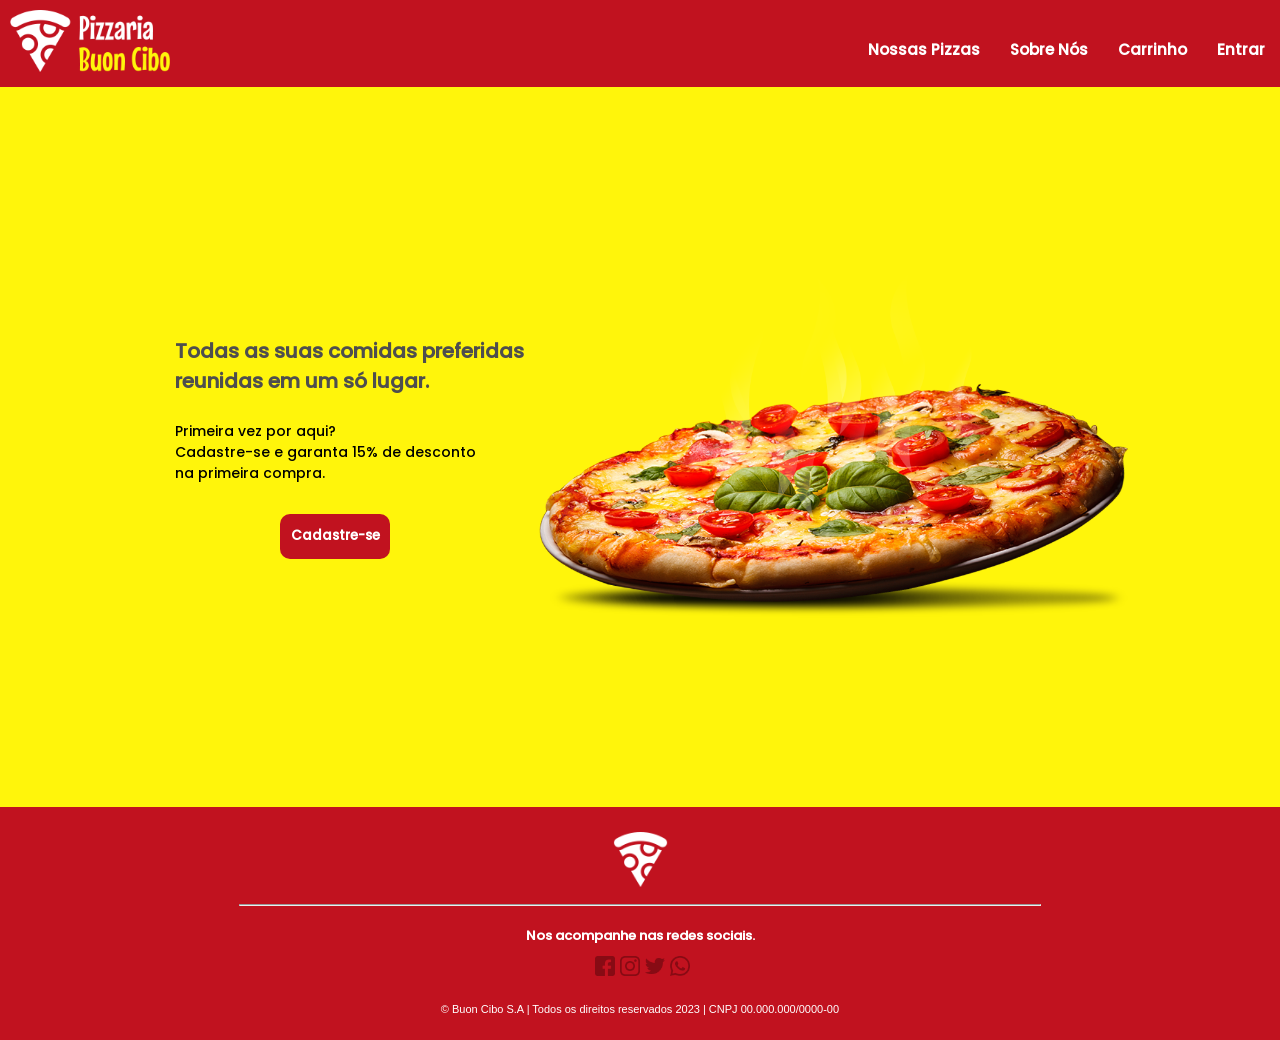
<file: index.html>
<!DOCTYPE html>
<html lang="pt-br">
  <head>
    <meta charset="UTF-8" />
    <meta name="viewport" content="width=device-width, initial-scale=1.0" />
    <title>Buon Cibo</title>
    <link rel="stylesheet" href="style.css" />
    <link rel="shortcut icon" href="./elementos/pizza (7).png" type="image/x-icon">
  </head>
  <body>
    <header id="menu">
      <section id="sectionheader">
        <div id="homeHeader">
          <a href="index.html"> <img src="elementos/logo.png" alt="Home" id="home" /></a>
        </div>
        <div id="headerEnd">
          <a  href="cardapio.html" class="textdecoration">
            <h2>Nossas Pizzas</h2>
          </a>
          <a href="sobre.html" class="textdecoration">
            <h2>Sobre Nós</h2>
          </a>
          <a href="carrinho.html" class="textdecoration">
            <h2>Carrinho</h2>
          </a>
          <a href="login.html" class="textdecoration" >
            <h2>Entrar</h2>
          </a>
        </div>
      </section>
    </header>
    <section class="info-header">
      <div class="container">
        <div class="text-description-main">
          <h3>Todas as suas comidas preferidas reunidas em um só lugar.</h3>
          <p>
            Primeira vez por aqui? <br />
            Cadastre-se e garanta 15% de desconto na primeira compra.
          </p>
         <a href="cadastro.html"><button class="buttonCadastro">Cadastre-se</button></a>
        </div>
        <div>
          <img src="elementos/pizzahome.png" alt="" class="imghome" />
        </div>
      </div>
    </section>
    <footer class="footer-father">
      <div class="footer-div">
        <img src="elementos/pizza (7).png" alt="Buon Cibo" class="img-footer" />
        <hr width="800px" />
        <p class="pfooter">Nos acompanhe nas redes sociais.</p>
        <div class="container-footer">
          <a href=""
            ><img src="elementos/facebook (4).png" alt="Facebook" class="icon-footer"
          /></a>
          <a href=""
            ><img src="elementos/instagram (2).png" alt="Instagram" class="icon-footer"
          /></a>
          <a href=""
            ><img src="elementos/twitter (4).png" alt="Twitter" class="icon-footer"
          /></a>
          <a href=""
            ><img src="elementos/whatsapp.png" alt="WhatsApp" class="icon-footer"
          /></a>
        </div>
        <p id="paragrafo-footer">
          © Buon Cibo S.A | Todos os direitos reservados 2023 | CNPJ
          00.000.000/0000-00
        </p>
      </div>
    </footer>
  </body>
</html>
</file>
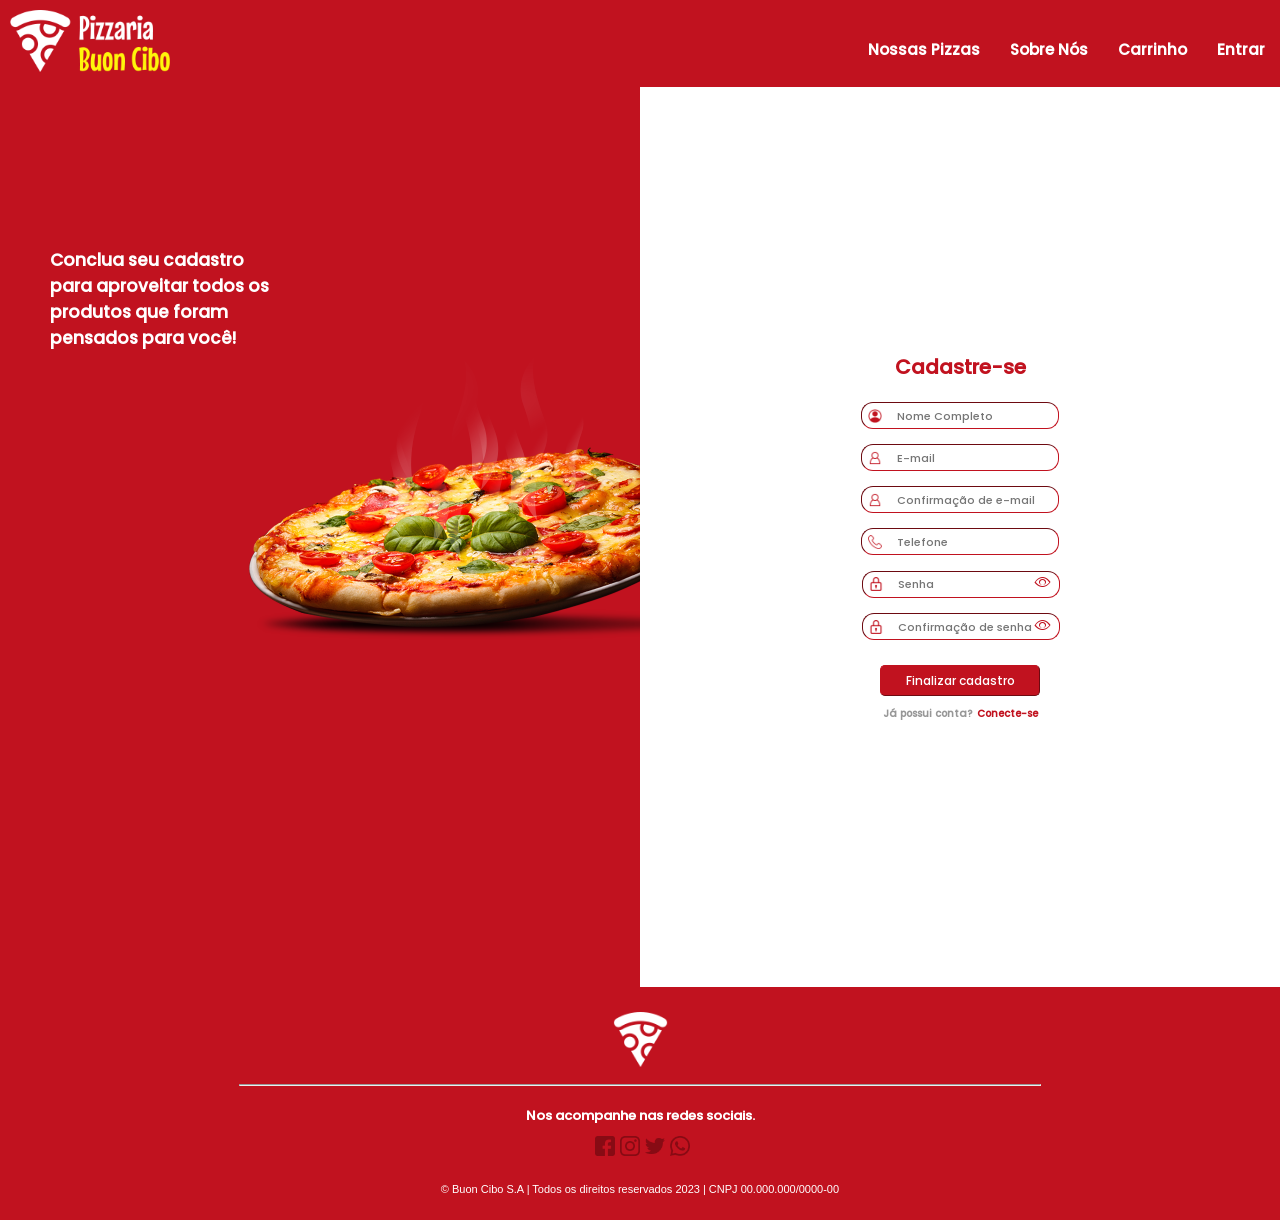
<file: cadastro.html>
<!DOCTYPE html>
<html lang="pt-br">

<head>
  <meta charset="UTF-8" />
  <meta name="viewport" content="width=device-width, initial-scale=1.0" />
  <title>Cadastro</title>
  <link rel="stylesheet" href="style.css" />
  <link rel="shortcut icon" href="./elementos/pizza (7).png" type="image/x-icon" />
  <link rel="stylesheet" href="https://cdnjs.cloudflare.com/ajax/libs/font-awesome/6.0.0-beta3/css/all.min.css" />
  <link rel="stylesheet" href="https://cdn.jsdelivr.net/npm/bootstrap-icons@1.10.5/font/bootstrap-icons.css" />
  <script type="text/javascript" src="script.js"></script>
</head>

<body>
  <header id="menu">
    <section id="sectionheader">
      <div id="homeHeader">
        <a href="index.html"> <img src="elementos/logo.png" alt="Home" id="home" /></a>
      </div>
      <div id="headerEnd">
        <a class="textdecoration" href="cardapio.html">
          <h2>Nossas Pizzas</h2>
        </a>
        <a class="textdecoration" href="sobre.html">
          <h2>Sobre Nós</h2>
        </a>
        <a href="carrinho.html" class="textdecoration">
          <h2>Carrinho</h2>
        </a>
        <a class="textdecoration" href="login.html">
          <h2>Entrar</h2>
        </a>
      </div>
    </section>
  </header>
  <section class="info-cadastro">
    <div class="container-cadastro">
      <div class="text-description-c">
        <h3>Conclua seu cadastro <br> para aproveitar todos os <br> produtos que foram <br> pensados para você!
        </h3>
      </div>
      <div>
        <img src="elementos/pizzahome.png" alt="Pizza" class="pizza-cadastro">
      </div>
    </div>
    <div class="campo">
      <div class="form-cadastro">
        <h3>Cadastre-se</h3>
        <input class="name" type="text" maxlength="30" placeholder="Nome Completo" size="20" />
        <input class="user-cad" type="email" maxlength="30" placeholder="E-mail" size="20" />
        <input class="user-cad" type="email" maxlength="30" placeholder="Confirmação de e-mail" size="20" />
        <input class="phone" type="text" maxlength="11" placeholder="Telefone" size="20" />
        <label for="password-cad" class="label-show-password">
          <input class="password-cad" id="password" type="password" maxlength="30" placeholder="Senha" size="20" />
          <i class="bi bi-eye icon show-password" id="btn-senha" onclick="mostrarsenha()"></i>
        </label>
        <label for="Password" class="label-show-password">
          <input class="password-cad" id="password2" type="password" maxlength="30" placeholder="Confirmação de senha"
            size="20" />
        <i class="bi bi-eye icon show-password" id="btn-senha2" onclick="mostrarSenha()"></i>
        </label>
        <button class="button-cad">Finalizar cadastro</button>
        <div class="conectar">
          <p class="conta">Já possui conta?</p>
          <a href="login.html">
            <p class="p-conectar">Conecte-se</p>
          </a>
        </div>
      </div>
    </div>
  </section>

  <footer class="footer-father">
    <div class="footer-div">
      <img src="elementos/pizza (7).png" alt="Buon Cibo" class="img-footer" />
      <hr width="800px" />
      <p class="pfooter">Nos acompanhe nas redes sociais.</p>
      <div class="container-footer">
        <a href=""><img src="elementos/facebook (4).png" alt="Facebook" class="icon-footer" /></a>
        <a href=""><img src="elementos/instagram (2).png" alt="Instagram" class="icon-footer" /></a>
        <a href=""><img src="elementos/twitter (4).png" alt="Twitter" class="icon-footer" /></a>
        <a href=""><img src="elementos/whatsapp.png" alt="WhatsApp" class="icon-footer" /></a>
      </div>
      <p id="paragrafo-footer">
        © Buon Cibo S.A | Todos os direitos reservados 2023 | CNPJ
        00.000.000/0000-00
      </p>
    </div>
  </footer>
</body>
</file>
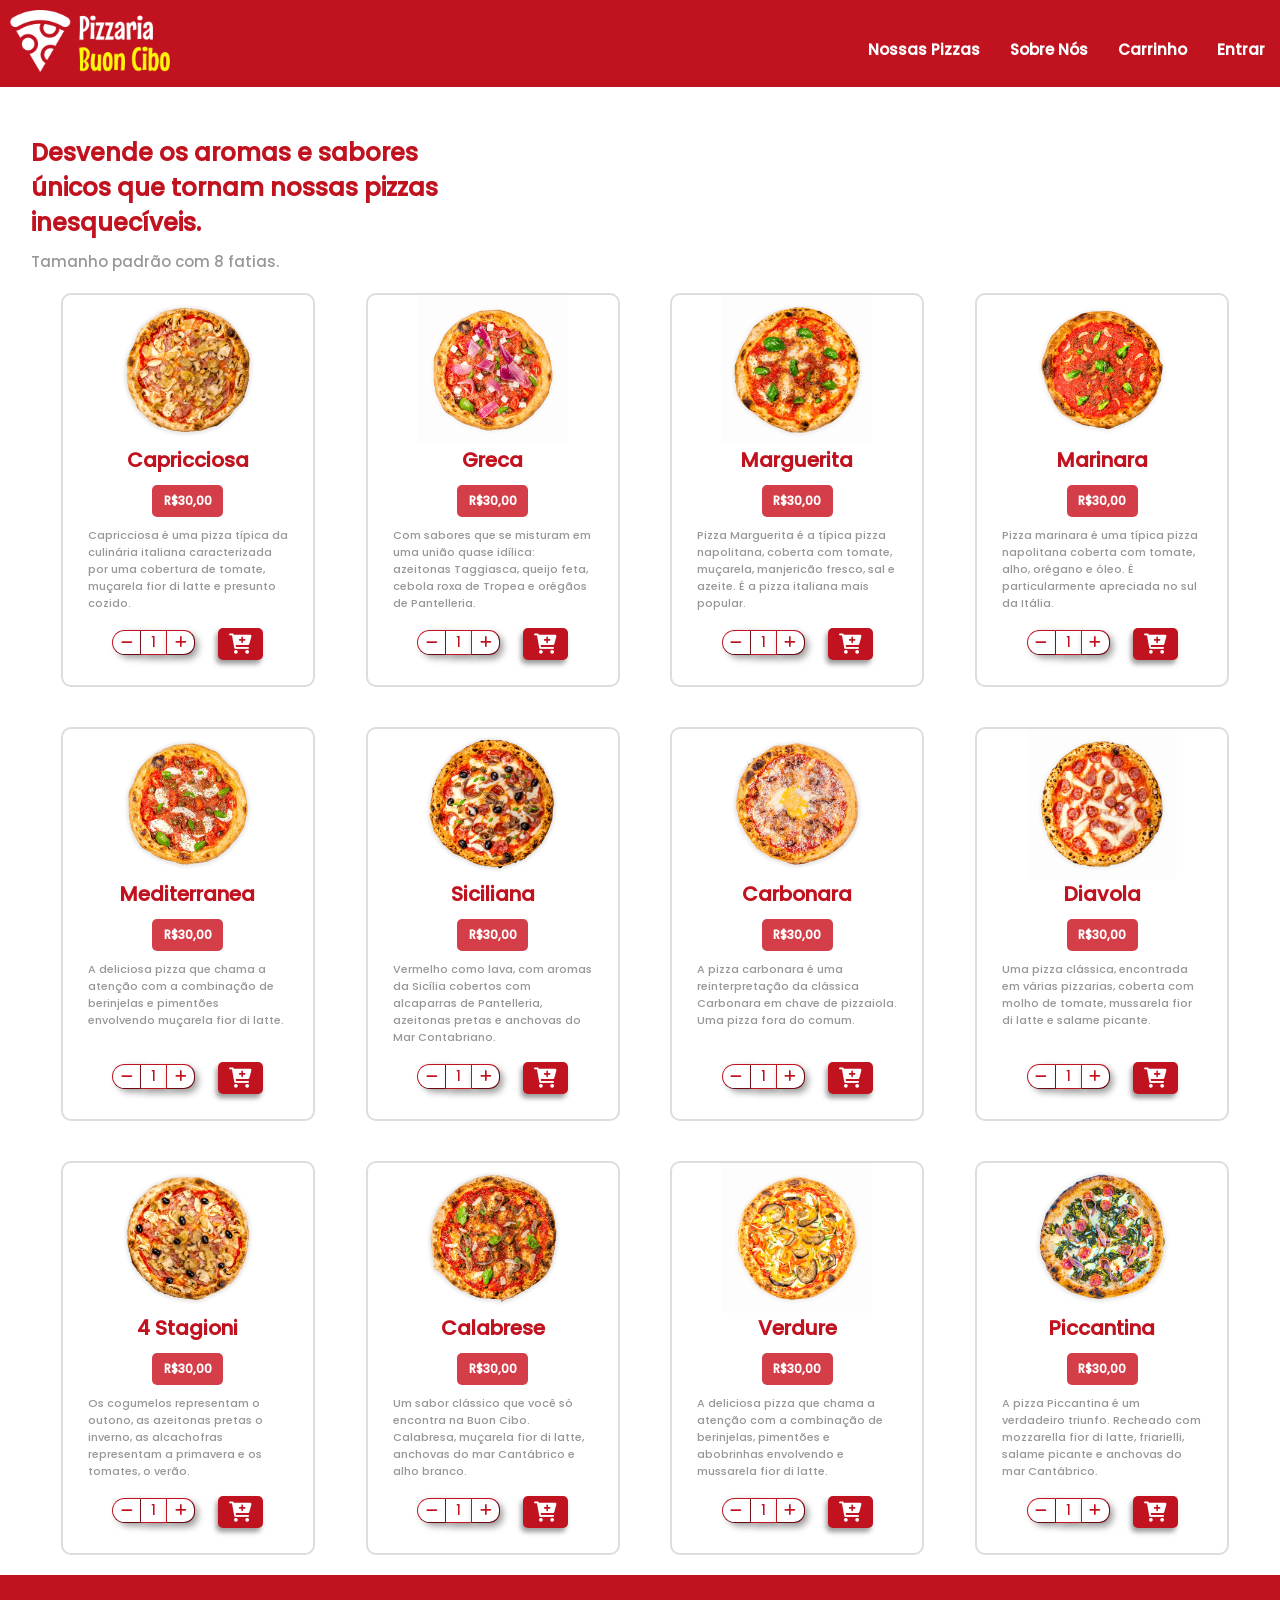
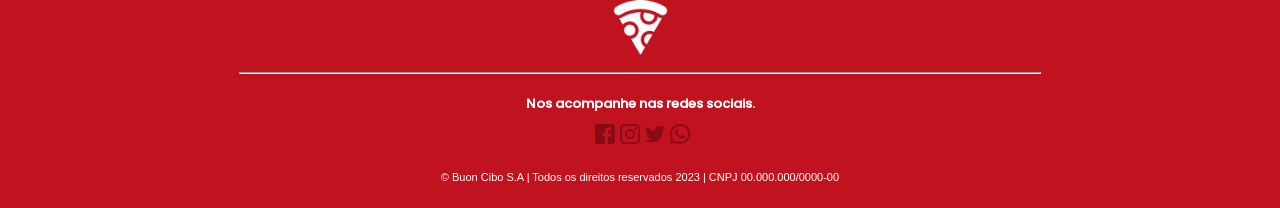
<file: cardapio.html>
<!DOCTYPE html>
<html lang="pt-br">

<head>
  <meta charset="UTF-8" />
  <meta name="viewport" content="width=device-width, initial-scale=1.0" />
  <title>Nossas pizzas</title>
  <link rel="stylesheet" href="style.css" />
  <link rel="shortcut icon" href="./elementos/pizza (7).png" type="image/x-icon" />
  <link rel="stylesheet" href="https://cdnjs.cloudflare.com/ajax/libs/font-awesome/6.0.0-beta3/css/all.min.css" />
  <link rel="stylesheet" href="https://cdn.jsdelivr.net/npm/bootstrap-icons@1.10.5/font/bootstrap-icons.css" />
</head>

<body>
  <header id="menu">
    <section id="sectionheader">
      <div id="homeHeader">
        <a href="index.html"> <img src="elementos/logo.png" alt="Home" id="home" /></a>
      </div>
      <div id="headerEnd">
        <a class="textdecoration" href="cardapio.html">
          <h2>Nossas Pizzas</h2>
        </a>
        <a class="textdecoration" href="sobre.html">
          <h2>Sobre Nós</h2>
        </a>
        <a href="carrinho.html" class="textdecoration">
          <h2>Carrinho</h2>
        </a>
        <a class="textdecoration" href="login.html">
          <h2>Entrar</h2>
        </a>
      </div>
    </section>
  </header>
  <section>
    <div class="cardapio-title">
      <h1 class="h1-cardapio">
        Desvende os aromas e sabores <br />
        únicos que tornam nossas pizzas <br />
        inesquecíveis.
      </h1>
      <h5 class="h5-cardapio">Tamanho padrão com 8 fatias.</h5>
    </div>
  </section>



  <div class="container-cardapio">
    <div class="pizza-cardapio">
      <div class="pizza-content-infos">
        <img class="container-cardapio-pizza" src="./elementos/capricciosa.webp" alt="" />
        <h3 class="title-cardapio">Capricciosa</h3>
        <div class="value">
          <p>R$30,00</p>
        </div>
        <p class="description-cardapio">
          Capricciosa é uma pizza típica da culinária italiana caracterizada
          por uma cobertura de tomate, muçarela fior di latte e presunto
          cozido.
        </p>
      </div>
      <div class="cardapio-button produto" data-id="1" data-nome="Pizza Capricciosa" data-preco="30.50" data-img="./elementos/capricciosa.webp">
        <form class="quantidade">
          <button class="sub subItem" data-id="1">
            <i class="fa-solid fa-minus"></i>
          </button>
          <input class="selector-amount" type="number" value="1" data-id="1">
          <button class="sub2 addItem" data-id="1">
            <i class="fa-solid fa-plus"></i></i>
          </button>
        </form>
        <button class="carrinho item">
          <i class="fa-solid fa-cart-plus"></i>
        </button>
      </div>
    </div>
    <div class="pizza-cardapio">
      <div class="pizza-content-infos">
        <img class="container-cardapio-pizza" src="elementos/pizza-greca.webp" alt="" />
        <h3 class="title-cardapio">Greca</h3>
        <div class="value">
          <p>R$30,00</p>
        </div>
        <p class="description-cardapio">
          Com sabores que se misturam em uma união quase idílica: azeitonas
          Taggiasca, queijo feta, cebola roxa de Tropea e orégãos de
          Pantelleria.
        </p>
      </div>
      <div class="cardapio-button produto" data-id="2" data-nome="Pizza Greca" data-preco="30.00" data-img="./elementos/pizza-greca.webp">
        <form class="quantidade">
          <button class="sub  subItem" data-id="2">
            <i class="fa-solid fa-minus"></i>
          </button>
          <input class="selector-amount" type="number" value="1" data-id="2">
          <button class="sub2 addItem" data-id="2">
            <i class="fa-solid fa-plus"></i></i>
          </button>
        </form>
        <button class="carrinho item">
          <i class="fa-solid fa-cart-plus"></i>
        </button>
      </div>
    </div>
    <div class="pizza-cardapio">
      <div class="pizza-content-infos">
        <img class="container-cardapio-pizza" src="elementos/pizza-margherita.webp" alt="" />
        <h3 class="title-cardapio">Marguerita</h3>
        <div class="value">
          <p>R$30,00</p>
        </div>
        <p class="description-cardapio">
          Pizza Marguerita é a típica pizza napolitana, coberta com tomate,
          muçarela, manjericão fresco, sal e azeite. É a pizza italiana
          mais popular.
        </p>
      </div>
      <div class="cardapio-button produto" data-id="3" data-nome="Pizza Marguerita" data-preco="30.00" data-img="./elementos/pizza-margherita.webp">
        <form class="quantidade">
          <button class="sub subItem" data-id="3">
            <i class="fa-solid fa-minus"></i>
          </button>
          <input class="selector-amount" type="number" value="1" data-id="3">
          <button class="sub2 addItem" data-id="3">
            <i class="fa-solid fa-plus"></i></i>
          </button>
        </form>
        <button class="carrinho item">
          <i class="fa-solid fa-cart-plus"></i>
        </button>
      </div>
    </div>
    <div class="pizza-cardapio">
      <div class="pizza-content-infos">
        <img class="container-cardapio-pizza" src="elementos/marinara.webp" alt="" />
        <h3 class="title-cardapio">Marinara</h3>
        <div class="value">
          <p>R$30,00</p>
        </div>
        <p class="description-cardapio">
          Pizza marinara é uma típica pizza napolitana coberta com tomate,
          alho, orégano e óleo. É particularmente apreciada no sul da
          Itália.
        </p>
      </div>
      <div class="cardapio-button produto" data-id="4" data-nome="Pizza Marinara" data-preco="30.00" data-img="./elementos/marinara.webp">
        <form class="quantidade">
          <button class="sub subItem" data-id="4">
            <i class="fa-solid fa-minus"></i>
          </button>
          <input class="selector-amount" type="number" value="1" data-id="4">
          <button class="sub2 addItem" data-id="4">
            <i class="fa-solid fa-plus"></i></i>
          </button>
        </form>
        <button class="carrinho item">
          <i class="fa-solid fa-cart-plus"></i>
        </button>
      </div>
    </div>
  </div>

  <div class="container-cardapio">
    <div class="pizza-cardapio">
      <div class="pizza-content-infos">
        <img class="container-cardapio-pizza" src="elementos/pizza-mediterranea.webp" alt="" />
        <h3 class="title-cardapio">Mediterranea</h3>
        <div class="value">
          <p>R$30,00</p>
        </div>
        <p class="description-cardapio">
          A deliciosa pizza que chama a atenção com a
          combinação de berinjelas e pimentões envolvendo
          muçarela fior di latte.
        </p>
      </div>
      <div class="cardapio-button produto" data-id="5" data-nome="Pizza Miditerranea" data-preco="30.00" data-img="./elementos/pizza-mediterranea.webp">
        <form class="quantidade">
          <button class="sub subItem" data-id="5">
            <i class="fa-solid fa-minus"></i>
          </button>
          <input class="selector-amount" type="number" value="1" data-id="5">
          <button class="sub2 addItem" data-id="5">
            <i class="fa-solid fa-plus"></i></i>
          </button>
        </form>
        <button class="carrinho item">
          <i class="fa-solid fa-cart-plus"></i>
        </button>
      </div>
    </div>
    <div class="pizza-cardapio">
      <div class="pizza-content-infos">
        <img class="container-cardapio-pizza" src="elementos/pizza-siciliana.webp" alt="" />
        <h3 class="title-cardapio">Siciliana</h3>
        <div class="value">
          <p>R$30,00</p>
        </div>
        <p class="description-cardapio">
          Vermelho como lava, com aromas da Sicília cobertos
          com alcaparras de Pantelleria, azeitonas pretas e
          anchovas do Mar Contabriano.
        </p>
      </div>
      <div class="cardapio-button produto" data-id="6" data-nome="Pizza Siciliana" data-preco="30.00" data-img="./elementos/pizza-siciliana.webp">
        <form class="quantidade">
          <button class="sub subItem" data-id="6">
            <i class="fa-solid fa-minus"></i>
          </button>
          <input class="selector-amount" type="number" value="1" data-id="6">
          <button class="sub2 addItem" data-id="6">
            <i class="fa-solid fa-plus"></i></i>
          </button>
        </form>
        <button class="carrinho item">
          <i class="fa-solid fa-cart-plus"></i>
        </button>
      </div>
    </div>
    <div class="pizza-cardapio">
      <div class="pizza-content-infos">
        <img class="container-cardapio-pizza" src="elementos/pizza-carbonara.webp" alt="" />
        <h3 class="title-cardapio">Carbonara</h3>
        <div class="value">
          <p>R$30,00</p>
        </div>
        <p class="description-cardapio">
          A pizza carbonara é uma reinterpretação da clássica
          Carbonara em chave de pizzaiola.
          Uma pizza fora do comum.
        </p>
      </div>
      <div class="cardapio-button produto" data-id="7" data-nome="Pizza Carbonara" data-preco="30.00" data-img="./elementos/pizza-carbonara.webp">
        <form class="quantidade">
          <button class="sub subItem" data-id="7">
            <i class="fa-solid fa-minus"></i>
          </button>
          <input class="selector-amount" type="number" value="1" data-id="7">
          <button class="sub2 addItem" data-id="7">
            <i class="fa-solid fa-plus"></i></i>
          </button>
        </form>
        <button class="carrinho item">
          <i class="fa-solid fa-cart-plus"></i>
        </button>
      </div>
    </div>
    <div class="pizza-cardapio">
      <div class="pizza-content-infos">
        <img class="container-cardapio-pizza" src="elementos/pizza-diavola.webp" alt="" />
        <h3 class="title-cardapio">Diavola</h3>
        <div class="value">
          <p>R$30,00</p>
        </div>
        <p class="description-cardapio">
          Uma pizza clássica, encontrada em várias
          pizzarias, coberta com molho de tomate,
          mussarela fior di latte e salame picante.
        </p>
      </div>
      <div class="cardapio-button produto" data-id="8" data-nome="Pizza Diavola" data-preco="30.00" data-img="./elementos/pizza-diavola.webp">
        <form class="quantidade">
          <button class="sub subItem" data-id="8">
            <i class="fa-solid fa-minus"></i>
          </button>
          <input class="selector-amount" type="number" value="1" data-id="8">
          <button class="sub2 addItem" data-id="8">
            <i class="fa-solid fa-plus"></i></i>
          </button>
        </form>
        <button class="carrinho item">
          <i class="fa-solid fa-cart-plus"></i>
        </button>
      </div>
    </div>
  </div>

  <div class="container-cardapio">
    <div class="pizza-cardapio">
      <div class="pizza-content-infos">
        <img class="container-cardapio-pizza" src="elementos/pizza-quattro_stagioni.webp" alt="" />
        <h3 class="title-cardapio">4 Stagioni</h3>
        <div class="value">
          <p>R$30,00</p>
        </div>
        <p class="description-cardapio">
          Os cogumelos representam o outono, as azeitonas
          pretas o inverno, as alcachofras representam
          a primavera e os tomates, o verão.
        </p>
      </div>
      <div class="cardapio-button  produto" data-id="9" data-nome="Pizza 4 Stagioni" data-preco="30.00" data-img="./elementos/pizza-quattro_stagioni.webp">
        <form class="quantidade">
          <button class="sub subItem" data-id="9">
            <i class="fa-solid fa-minus"></i>
          </button>
          <input class="selector-amount" type="number" value="1" data-id="9"> 
          <button class="sub2 addItem" data-id="9">
            <i class="fa-solid fa-plus"></i></i>
          </button>
        </form>
        <button class="carrinho item">
          <i class="fa-solid fa-cart-plus"></i>
        </button>
      </div>
    </div>
    <div class="pizza-cardapio">
      <div class="pizza-content-infos">
        <img class="container-cardapio-pizza" src="elementos/pizza-calabrese.webp" alt="" />
        <h3 class="title-cardapio">Calabrese</h3>
        <div class="value">
          <p>R$30,00</p>
        </div>
        <p class="description-cardapio">
          Um sabor clássico que você só encontra na Buon Cibo.
          Calabresa, muçarela fior di latte, anchovas do mar Cantábrico e
          alho branco.
        </p>
      </div>
      <div class="cardapio-button produto" data-id="10" data-nome="Pizza Calabrese" data-preco="30.00" data-img="./elementos/pizza-calabrese.webp">
        <form class="quantidade">
          <button class="sub subItem" data-id="10">
            <i class="fa-solid fa-minus"></i>
          </button>
          <input class="selector-amount" type="number" value="1" data-id="10">
          <button class="sub2 addItem" data-id="10">
            <i class="fa-solid fa-plus"></i></i>
          </button>
        </form>
        <button class="carrinho item">
          <i class="fa-solid fa-cart-plus"></i>
        </button>
      </div>
    </div>
    <div class="pizza-cardapio">
      <div class="pizza-content-infos">
        <img class="container-cardapio-pizza" src="elementos/pizza-verdure.webp" alt="" />
        <h3 class="title-cardapio">Verdure</h3>
        <div class="value">
          <p>R$30,00</p>
        </div>
        <p class="description-cardapio">
          A deliciosa pizza que chama a atenção com a
          combinação de berinjelas, pimentões e abobrinhas
          envolvendo e mussarela fior di latte.
        </p>
      </div>
      <div class="cardapio-button produto" data-id="11" data-nome="Pizza Verdure" data-preco="30.00" data-img="./elementos/pizza-verdure.webp">
        <form class="quantidade">
          <button class="sub subItem"  data-id="11">
            <i class="fa-solid fa-minus"></i>
          </button>
          <input class="selector-amount" type="number" value="1" data-id="11">
          <button class="sub2 addItem"  data-id="11">
            <i class="fa-solid fa-plus"></i></i>
          </button>
        </form>
        <button class="carrinho item">
          <i class="fa-solid fa-cart-plus"></i>
        </button>
      </div>
    </div>
    <div class="pizza-cardapio">
      <div class="pizza-content-infos">
        <img class="container-cardapio-pizza" src="elementos/pizza-piccantina.webp" alt="" />
        <h3 class="title-cardapio">Piccantina</h3>
        <div class="value">
          <p>R$30,00</p>
        </div>
        <p class="description-cardapio">
          A pizza Piccantina é um verdadeiro triunfo.
          Recheado com mozzarella fior di latte,
          friarielli, salame picante e anchovas do mar Cantábrico.
        </p>
      </div>
      <div class="cardapio-button produto" data-id="12" data-nome="Pizza Piccantina" data-preco="30.00" data-img="./elementos/pizza-piccantina.webp">
        <form class="quantidade">
          <button class="sub subItem" data-id="12">
            <i class="fa-solid fa-minus"></i>
          </button>
          <input class="selector-amount" type="number" value="1" data-id="12"/>
          <button class="sub2 addItem" data-id="12">
            <i class="fa-solid fa-plus"></i></i>
          </button>
        </form>
        <button class="carrinho item">
          <i class="fa-solid fa-cart-plus"></i>
        </button>
      </div>
    </div>
  </div>

  <footer class="footer-father">
    <div class="footer-div">
      <img src="elementos/pizza (7).png" alt="Buon Cibo" class="img-footer" />
      <hr width="800px" />
      <p class="pfooter">Nos acompanhe nas redes sociais.</p>
      <div class="container-footer">
        <a href=""><img src="elementos/facebook (4).png" alt="Facebook" class="icon-footer" /></a>
        <a href=""><img src="elementos/instagram (2).png" alt="Instagram" class="icon-footer" /></a>
        <a href=""><img src="elementos/twitter (4).png" alt="Twitter" class="icon-footer" /></a>
        <a href=""><img src="elementos/whatsapp.png" alt="WhatsApp" class="icon-footer" /></a>
      </div>
      <p id="paragrafo-footer">
        © Buon Cibo S.A | Todos os direitos reservados 2023 | CNPJ
        00.000.000/0000-00
      </p>
    </div>
  </footer>
  <script src="./jquery.js"></script>
  <script>
    $(document).ready(function () {
      $(".subItem").click(function (event) {
        event.preventDefault();
        const subItem = $(this).closest(".subItem");
        const id = subItem.data("id");
        const currentValue = $(".selector-amount[data-id='" + id + "']").val();
        const currentValueToNumber = parseInt(currentValue)
        if(currentValueToNumber > 1 )
        $(".selector-amount[data-id='" + id + "']").val(currentValueToNumber - 1);
      });

      $(".addItem").click(function (event) {
        event.preventDefault();
        const addItem = $(this).closest(".addItem");
        const id = addItem.data("id");
        const currentValue = $(".selector-amount[data-id='" + id + "']").val();
        const currentValueToNumber = parseInt(currentValue)
        $(".selector-amount[data-id='" + id + "']").val(currentValueToNumber + 1);
      });

      $(".item").click(function () {
        const produto = $(this).closest(".produto");
        const id = produto.data("id");
        const nome = produto.data("nome");
        const preco = parseFloat(produto.data("preco"));
        const img = produto.data("img");
        let quantidade = $(".selector-amount[data-id='" + id + "']").val();
        quantidade = parseInt(quantidade);

        const item = {
          id: id,
          nome: nome,
          preco: preco,
          quantidade: quantidade,
          img: img
        };

        let carrinho = JSON.parse(localStorage.getItem("carrinho")) || [];
        const index = carrinho.findIndex((element) => element.id === id);

        if (index !== -1) {
          // Se o item já existe no carrinho, incrementa a quantidade
          carrinho[index].quantidade += quantidade;
        } else {
          // Caso contrário, adiciona o item ao carrinho
          carrinho.push(item);
        }

        localStorage.setItem("carrinho", JSON.stringify(carrinho));

       location.href = "./carrinho.html";
      });

      function atualizarCarrinho() {
        let carrinho = JSON.parse(localStorage.getItem("carrinho")) || [];
        const carrinhoDiv = $("#carrinho ul");
        carrinhoDiv.empty();

        let total = 0;
        carrinho.forEach(item => {
          const subtotal = item.preco * item.quantidade;
          total += subtotal;
          carrinhoDiv.append(`<li>${item.nome} - R$ ${item.preco} x ${item.quantidade} = R$ ${subtotal.toFixed(2)}</li>`);
        });

      }

      atualizarCarrinho();
    });
  </script>
</body>

</html>
</file>
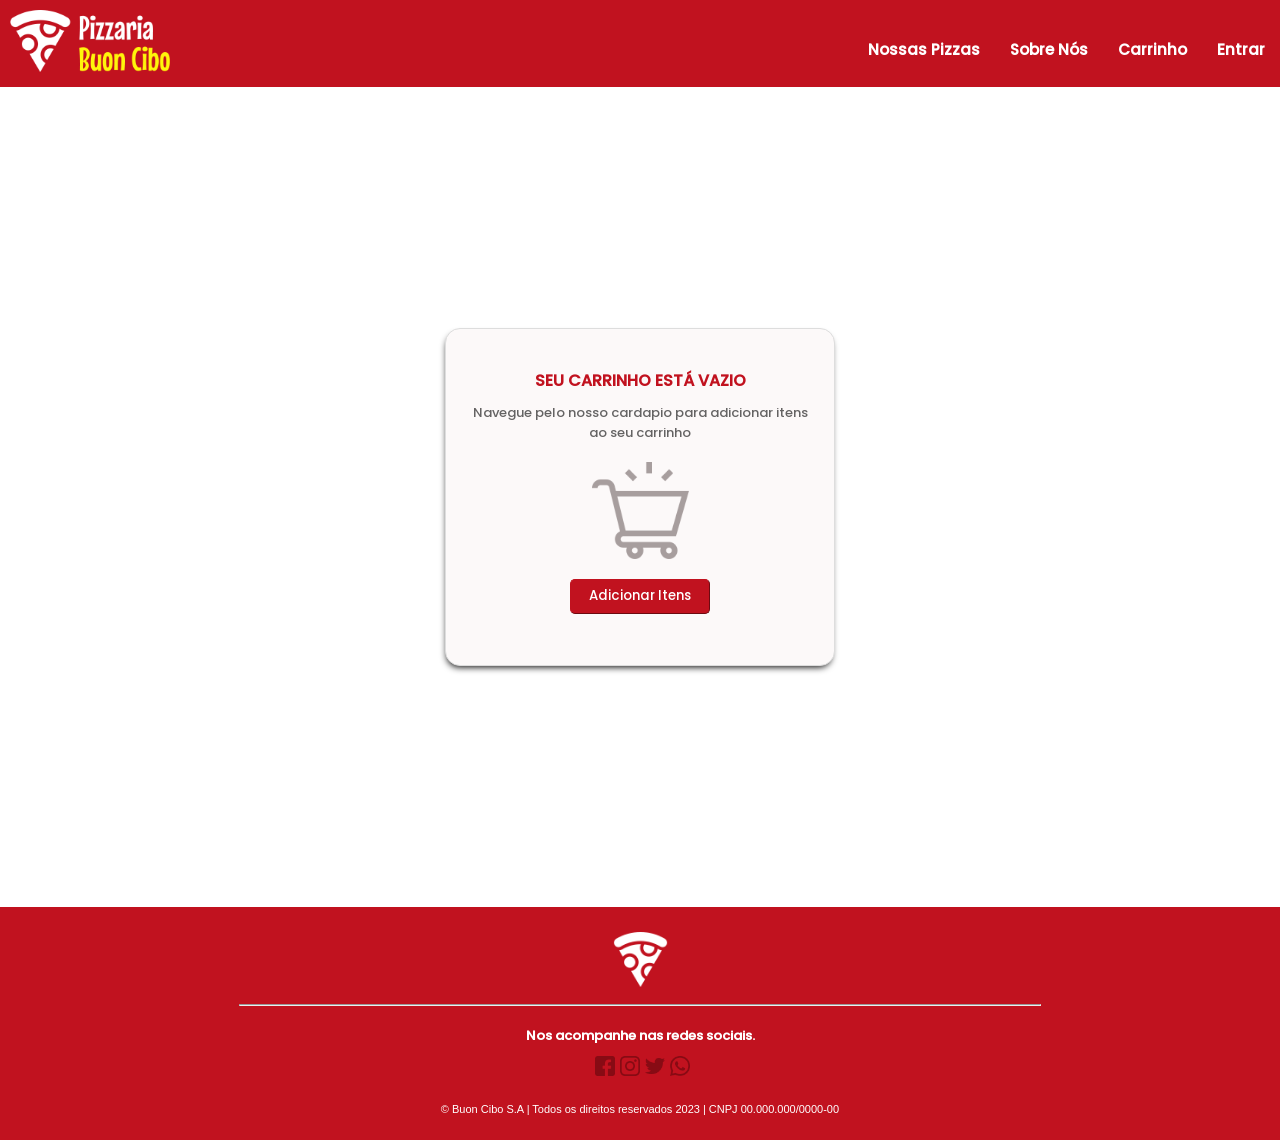
<file: carrinho.html>
<!DOCTYPE html>
<html lang="ptbr">

<head>
  <meta charset="UTF-8">
  <meta name="viewport" content="width=device-width, initial-scale=1.0">
  <link rel="stylesheet" href="carrinho.css">
  <title>Carrinho</title>
  <link rel="shortcut icon" href="assets/pizza (6).png" type="image/x-icon">
  <link rel="stylesheet" href="https://cdnjs.cloudflare.com/ajax/libs/font-awesome/6.0.0-beta3/css/all.min.css" />
</head>

<body>
  <header id="menu">
    <section id="sectionheader">
      <div id="homeHeader">
        <a href="index.html"> <img src="elementos/logo.png" alt="Home" id="home" /></a>
      </div>
      <div id="headerEnd">
        <a class="textdecoration" href="cardapio.html">
          <h2>Nossas Pizzas</h2>
        </a>
        <a class="textdecoration" href="sobre.html">
          <h2>Sobre Nós</h2>
        </a>
        <a href="carrinho.html" class="textdecoration">
          <h2>Carrinho</h2>
        </a>
        <a class="textdecoration" href="login.html">
          <h2>Entrar</h2>
        </a>
      </div>
    </section>
  </header>
  <section class="container" id="emptyCart">
    <div class="form-container">
      <div class="content-info">
        <p class="carrinho-vazio"> SEU CARRINHO ESTÁ VAZIO</p>
        <p class="conta-opacity">Navegue pelo nosso cardapio para adicionar itens <br> ao seu carrinho</p>
        <img class="carrinho" src="assets/carrinho-vazio (1).png">
        <div class="container-button">
          <a href="cardapio.html"><button type="submit" class="botao">Adicionar Itens</button></a>
        </div>
      </div>
    </div>
  </section>
  <section class="body-carrinho">
    <div class="pedidos">
      <div class="position">
        <div class="descrition">
          <h3>Itens do pedido</h3>
        </div>
        <div class="button-compra">
         <a href="cardapio.html"> <button>Continuar Comprando</button></a>
        </div>
      </div>
      <div id="itensPedido"></div>
    </div>
    <div class="total">
      <div class="position">
        <div class="descrition">
          <h3>Resumo do Pedido</h3>
        </div>
        
      </div>
      <div class="resumo-pedido">
        <div class="cont-preco">
          <p>Total:</p>
          <p id="cont-preco-id">R$30,00</p>
        </div>
          <div class="finalizar">
            <button>Finalizar pedido  <i class="fa-solid fa-cart-shopping"></i> </button>
           
          </div>
        </div>

    </div>
  </section>
  <footer class="footer-father">
    <div class="footer-div">
      <img src="assets/pizza (7).png" alt="Buon Cibo" class="img-footer">
      <hr width="800px">
      <p class="pfooter">Nos acompanhe nas redes sociais.</p>
      <div class="container-footer">
        <a href=""><img src="assets/facebook (4).png" alt="Facebook" class="icon-footer"></a>
        <a href=""><img src="assets/instagram (2).png" alt="Instagram" class="icon-footer"></a>
        <a href=""><img src="assets/twitter (4).png" alt="Twitter" class="icon-footer"></a>
        <a href=""><img src="assets/whatsapp.png" alt="WhatsApp" class="icon-footer"></a>
      </div>
      <p id="paragrafo-footer">© Buon Cibo S.A | Todos os direitos reservados 2023 | CNPJ 00.000.000/0000-00</p>
    </div>
  </footer>
  <script src="./jquery.js"></script>
  <script>
    $(document).ready(function () {
      var carrinhoLocal = JSON.parse(localStorage.getItem("carrinho")) || [];
      console.log(carrinhoLocal)
      $('body').on('click', '.subItem', function (event) {
        event.preventDefault();
        const subItem = $(this).closest(".subItem");
        const id = subItem.data("id");
        const currentValue = $(".selector-amount[data-id='" + id + "']").val();
        const currentValueToNumber = parseInt(currentValue)
        if (currentValueToNumber > 1)
          $(".selector-amount[data-id='" + id + "']").val(currentValueToNumber - 1);
          const index = carrinhoLocal.findIndex((element) => element.id === id);
        if (index !== -1) {
          carrinhoLocal[index].quantidade -= 1;
        }
        localStorage.setItem("carrinho", JSON.stringify(carrinhoLocal));
        let newTotal = carrinhoLocal[index].quantidade * carrinhoLocal[index].preco;
        $(".subtotal[data-id='" + id + "']").html(newTotal.toFixed(2));
        if(carrinhoLocal[index].quantidade < 1){
          carrinhoLocal.splice(index, 1);
          //$(".pizza-container[data-id='" + id + "']").hide();
          localStorage.setItem("carrinho", JSON.stringify(carrinhoLocal));
        }
        atualizarCarrinho();
      });

      $('body').on('click', '.addItem', function (event) {
        event.preventDefault();
        const addItem = $(this).closest(".addItem");
        const id = addItem.data("id");
        const currentValue = $(".selector-amount[data-id='" + id + "']").val();
        const currentValueToNumber = parseInt(currentValue)
        $(".selector-amount[data-id='" + id + "']").val(currentValueToNumber + 1);
        const index = carrinhoLocal.findIndex((element) => element.id === id);
        if (index !== -1) {
          carrinhoLocal[index].quantidade += 1;
        }
        localStorage.setItem("carrinho", JSON.stringify(carrinhoLocal));
        let newTotal = carrinhoLocal[index].quantidade * carrinhoLocal[index].preco;
        $(".subtotal[data-id='" + id + "']").html(newTotal.toFixed(2));
        atualizarCarrinho();
      });

      $('body').on('click', '.removeItem', function (event) {
        event.preventDefault();
        const subItem = $(this).closest(".removeItem");
        const id = subItem.data("id");
        const index = carrinhoLocal.findIndex((element) => element.id === id);
        if (index !== -1) {
          carrinhoLocal.splice(index, 1);
          //$(".pizza-container[data-id='" + id + "']").hide();
          localStorage.setItem("carrinho", JSON.stringify(carrinhoLocal));
          atualizarCarrinho()
        }
      });

      function atualizarCarrinho() {
        let carrinho = JSON.parse(localStorage.getItem("carrinho")) || [];
        if (carrinho.length > 0) $("#emptyCart").hide();
        else  $("#emptyCart").show();
        if(carrinho.length === 0) $(".body-carrinho").hide();
        else $(".body-carrinho").show()
        const carrinhoDiv = $("#itensPedido");
        carrinhoDiv.empty();
        let total = 0;
        //<li>${item.nome} - R$ ${item.preco} x ${item.quantidade} = R$ ${subtotal.toFixed(2)}</li>
        carrinho.forEach(item => {
          const subtotal = item.preco * item.quantidade;
          total += subtotal;
          carrinhoDiv.append(`<div class="pizza-container" data-id="${item.id}"> 
          <div class="pizza-buy">
            <img src="${item.img}" alt="pizza">
            <p>${item.nome}</p>
          </div>
          <div class="pizza-descrition">
            <button style="border: 0; background-color: transparent" class="removeItem" data-id="${item.id}"><i class="fa-regular fa-trash-can"></i></button>
            <form class="quantidade">
              <button class="sub  subItem" data-id="${item.id}">
                <i class="fa-solid fa-minus"></i>
              </button>
              <input class="selector-amount" type="number" value="${item.quantidade}" data-id="${item.id}">
              <button class="sub2 addItem" data-id="${item.id}">
                <i class="fa-solid fa-plus"></i></i>
              </button>
            </form>
            <p> R$${item.preco.toFixed(2)}<br>
              <small>Subtotal: R$<span class="subtotal" data-id="${item.id}">${subtotal.toFixed(2)}</span></small>
              </p>
          </div>
        </div>`);
        });

        $("#cont-preco-id").html(`R$${total.toFixed(2)}`)
      }
      // Carregar carrinho ao carregar a página
      atualizarCarrinho();
    });
  </script>
</body>

</html>
</file>
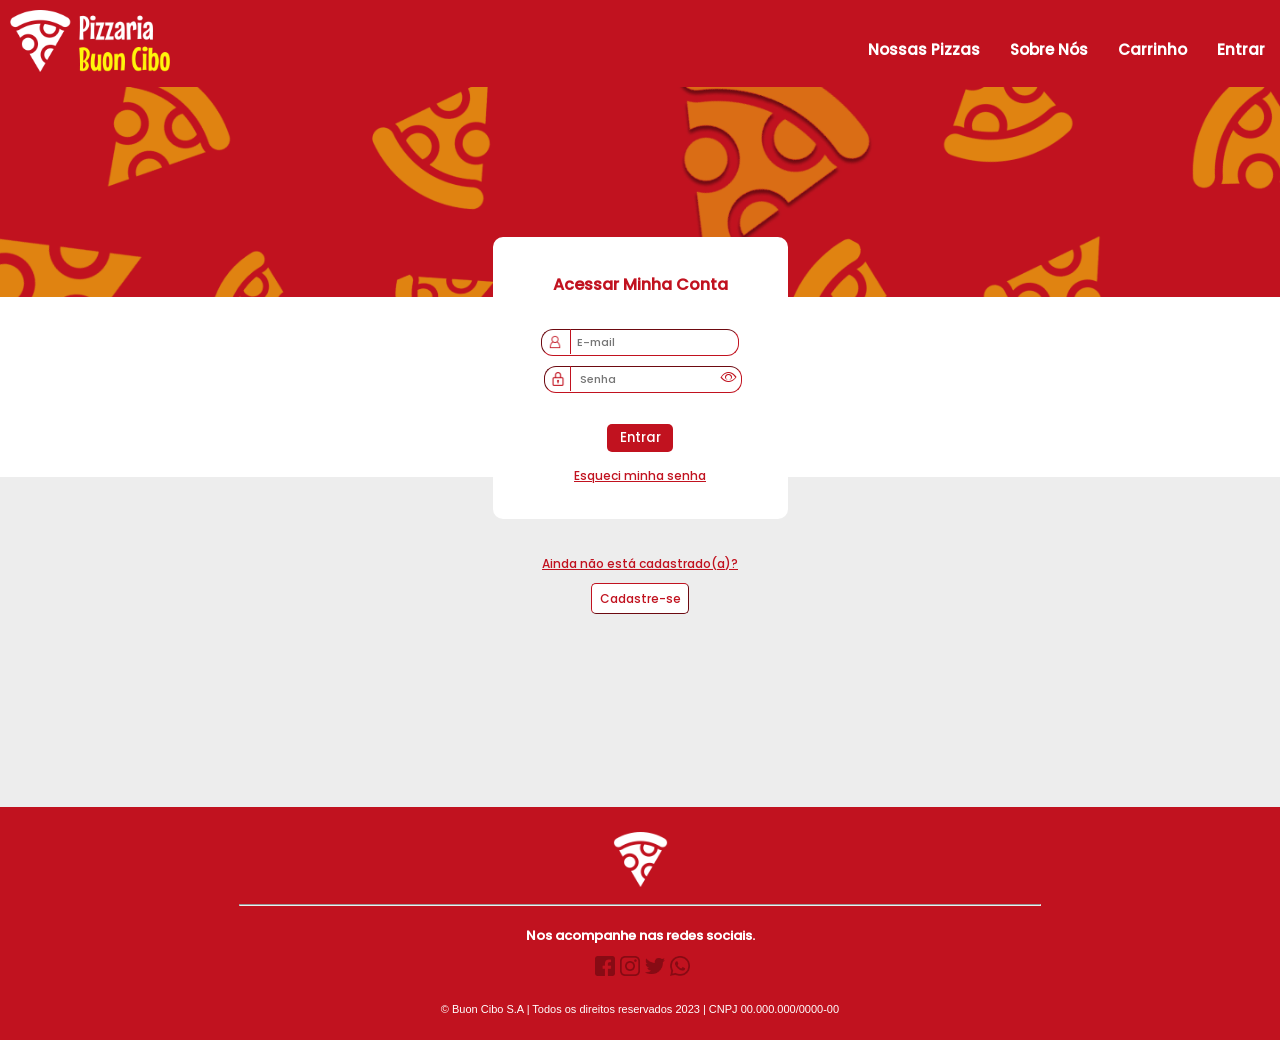
<file: login.html>
<!DOCTYPE html>
<html lang="pt-br">
  <head>
    <meta charset="UTF-8" />
    <meta name="viewport" content="width=device-width, initial-scale=1.0" />
    <title>Login</title>
    <link rel="shortcut icon" href="./elementos/pizza (7).png" type="image/x-icon" />
    <link rel="stylesheet" href="style.css" />
    <link
      rel="stylesheet"
      href="https://cdnjs.cloudflare.com/ajax/libs/font-awesome/6.0.0-beta3/css/all.min.css"
    />
    <link
      rel="stylesheet"
      href="https://cdn.jsdelivr.net/npm/bootstrap-icons@1.10.5/font/bootstrap-icons.css"
    />
    <script type="text/javascript" src="script.js"></script>
  </head>

  <body>
    <header id="menu">
      <section id="sectionheader">
        <div id="homeHeader">
          <a href="index.html"> <img src="elementos/logo.png" alt="Home" id="home" /></a>
        </div>
        <div id="headerEnd">
          <a  href="cardapio.html" class="textdecoration">
            <h2>Nossas Pizzas</h2>
          </a>
          <a href="sobre.html" class="textdecoration">
            <h2>Sobre Nós</h2>
          </a>
          <a href="carrinho.html" class="textdecoration">
            <h2>Carrinho</h2>
          </a>
          <a href="login.html" class="textdecoration" >
            <h2>Entrar</h2>
          </a>
        </div>
      </section>
    </header>
    <section class="container-login">
      <div class="login-header"></div>
      <div class="white-login">
        <div class="login">
          <div class="conteudo">
            <h1 class="form-h1">Acessar Minha Conta</h1>
            <div class="form">
              <form method="post" action="">
                <div class="line-13"></div>
                <label for="User">
                  <input class="user" type="email" placeholder="E-mail"
                /></label>
                <div class="line-14"></div>
                <label for="Password" class="label-show-password">
                  <input
                    class="password "
                    id="password"
                    type="password"
                    placeholder="Senha"
                />
                <i
                  class="bi bi-eye icon show-password"
                  id="btn-senha"
                  onclick="mostrarsenha()"
                ></i>
              </form>
              </label>
            </div>
            <div class="button-login">
              <button class="entrar">Entrar</button>
              <a href="" class="recover-password">Esqueci minha senha</a>
            </div>
          </div>
        </div>
      </div>
      <div class="grey-login">
        <p class="grey-p">Ainda não está cadastrado(a)?</p>
        <div class="grey-aux">
         <a href="cadastro.html"><button class="grey-button">Cadastre-se</button></a>
        </div>
      </div>
    </section>
    <footer class="footer-father">
      <div class="footer-div">
        <img src="elementos/pizza (7).png" alt="Buon Cibo" class="img-footer" />
        <hr width="800px" />
        <p class="pfooter">Nos acompanhe nas redes sociais.</p>
        <div class="container-footer">
          <a href=""
            ><img src="elementos/facebook (4).png" alt="Facebook" class="icon-footer"
          /></a>
          <a href=""
            ><img src="elementos/instagram (2).png" alt="Instagram" class="icon-footer"
          /></a>
          <a href=""
            ><img src="elementos/twitter (4).png" alt="Twitter" class="icon-footer"
          /></a>
          <a href=""
            ><img src="elementos/whatsapp.png" alt="WhatsApp" class="icon-footer"
          /></a>
        </div>
        <p id="paragrafo-footer">
          © Buon Cibo S.A | Todos os direitos reservados 2023 | CNPJ
          00.000.000/0000-00
        </p>
      </div>
    </footer>
  </body>
</html>
</file>
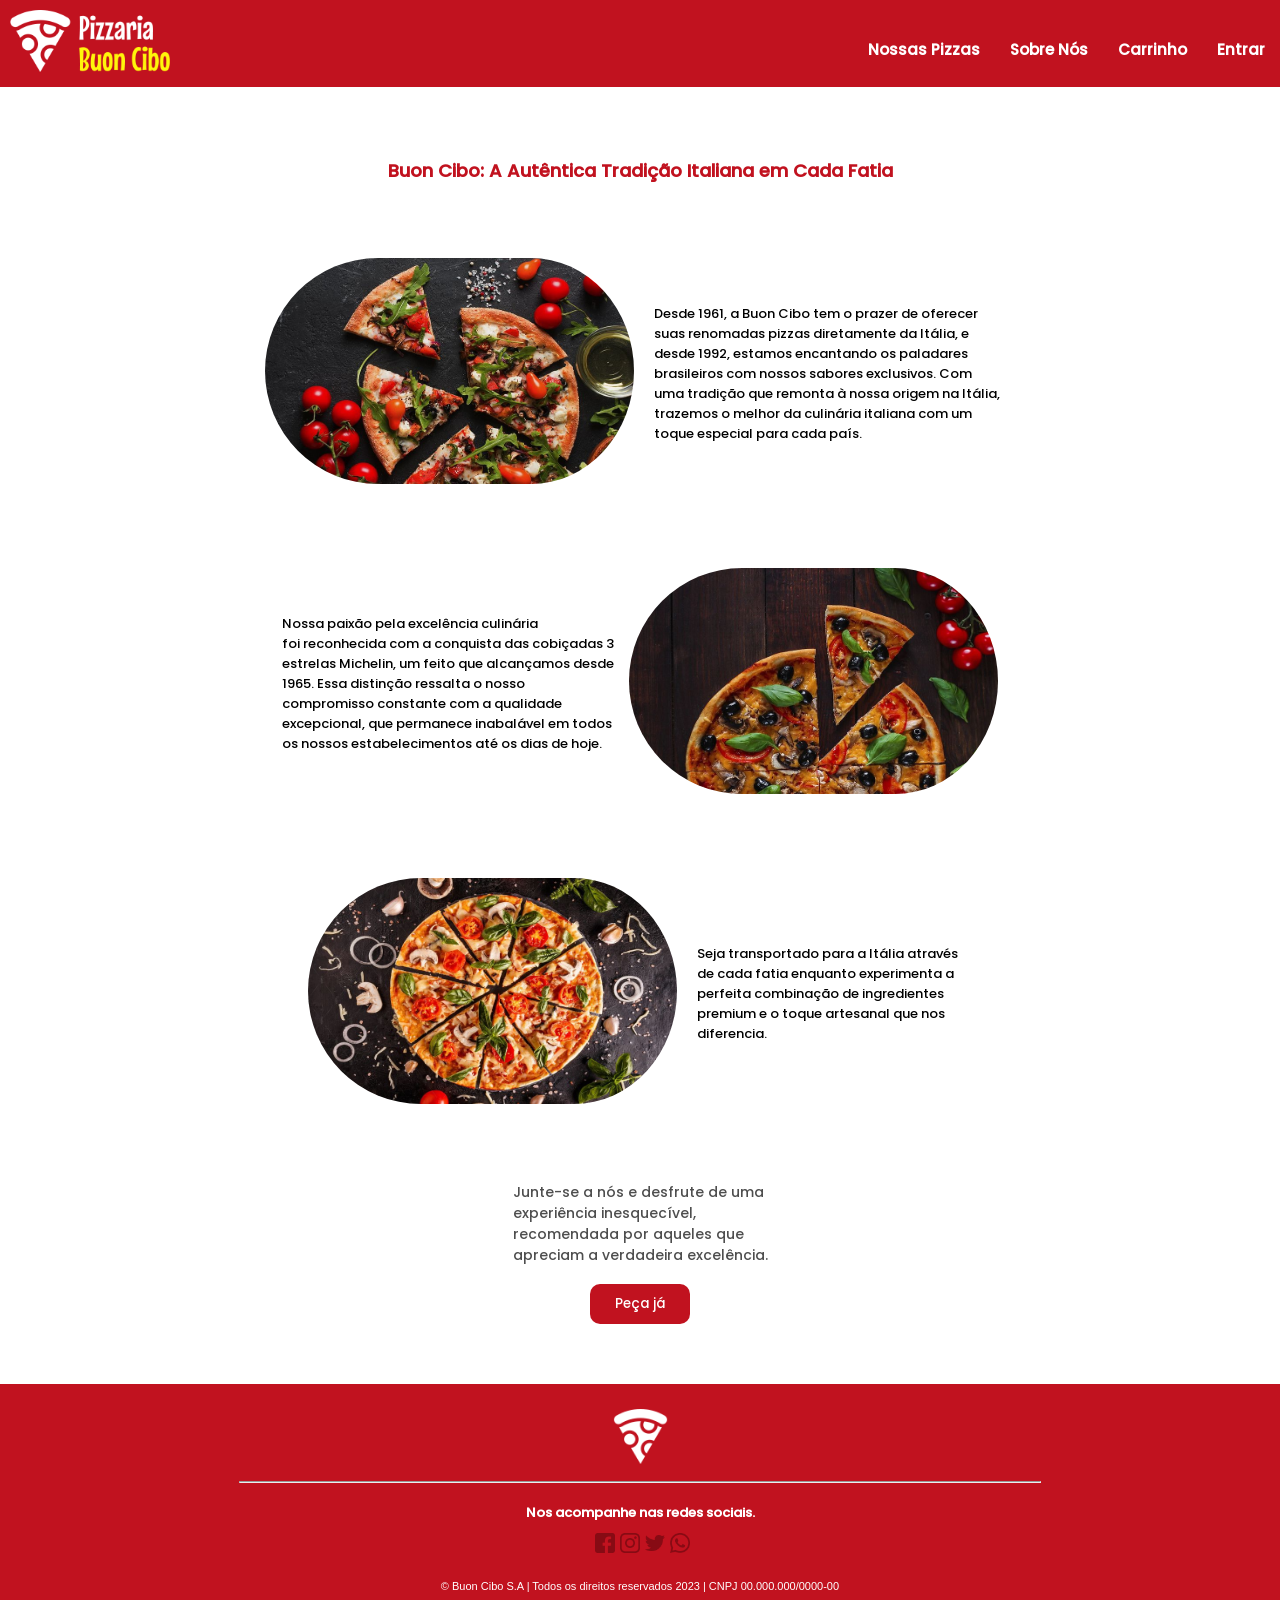
<file: sobre.html>
<!DOCTYPE html>
<html lang="pt-br">

<head>
    <meta charset="UTF-8">
    <meta name="viewport" content="width=device-width, initial-scale=1.0">
    <title>Buon Cibo - Sobre Nós</title>
    <link rel="shortcut icon" href="./elementos/pizza (7).png" type="image/x-icon">
    <link rel="stylesheet" href="style.css">
</head>

<body>
    <header id="menu">
        <section id="sectionheader">
          <div id="homeHeader">
            <a href="index.html"> <img src="elementos/logo.png" alt="Home" id="home" /></a>
          </div>
          <div id="headerEnd">
            <a  href="cardapio.html" class="textdecoration">
              <h2>Nossas Pizzas</h2>
            </a>
            <a href="sobre.html" class="textdecoration">
              <h2>Sobre Nós</h2>
            </a>
            <a href="carrinho.html" class="textdecoration">
              <h2>Carrinho</h2>
            </a>
            <a href="login.html" class="textdecoration" >
              <h2>Entrar</h2>
            </a>
          </div>
        </section>
      </header>
    <section class="info-header-sobre">
        <h1 class="h1-sobre">Buon Cibo: A Autêntica Tradição Italiana em Cada Fatia</h1>
        <div class="container-sobre-nos">
            <div>

                    <img src="elementos/sobre-nos-pizza1.jpg" alt="pizza-sobre-nós" class="img-sobre">
            </div>
            <div>
                <p class="info-sobre-p">Desde 1961, a Buon Cibo tem o prazer de oferecer <br> suas renomadas pizzas diretamente da Itália, e
                    <br> desde 1992, estamos encantando os paladares <br> brasileiros com nossos sabores exclusivos. Com
                    <br> uma tradição que remonta à nossa origem na Itália, <br> trazemos o melhor da culinária italiana
                    com um <br>toque especial para cada país.</p>
            </div>
        </div>
    </section>
    <section class="info-header-sobre">
        <div class="container-sobre-nos">
            <div>
                <p class="info-sobre-p">Nossa paixão pela excelência culinária <br>foi reconhecida com a conquista das cobiçadas 3 <br>estrelas Michelin, um feito que alcançamos desde <br> 1965. Essa distinção ressalta o nosso <br> compromisso constante com a qualidade <br>excepcional, que permanece inabalável em todos <br>os nossos estabelecimentos até os dias de hoje.</p>
            </div>
            <div>
                <img src="elementos/sobre-nos-pizza3.jpg" alt="pizza-sobre-nós" class="img-sobre">
            </div>
        </div>
    </section>
    <section class="info-header-sobre">
        <div class="container-sobre-nos">
            <div>
                <img src="./elementos/sobre-nos-pizza2.jpg" alt="pizza-sobre-nós" class="img-sobre">
            </div>
            <div>
                <p class="info-sobre-p">Seja transportado para a Itália através <br>de cada fatia enquanto experimenta a <br>perfeita combinação de ingredientes <br>premium e o toque artesanal que nos <br> diferencia.</p>
            </div>
        </div>
    </section>
    <section class="info-header-sobre">
        <div class="position">
            <p class="position-p">
                Junte-se a nós e desfrute de uma <br>experiência inesquecível,<br> recomendada por aqueles que <br> apreciam a verdadeira excelência.
            </p>
        </div>
        <div class="position-button">
            <a href="cardapio.html"><button class="button-pedido">Peça já</button></a>
        </div>
    </section>
    <footer class="footer-father">
        <div class="footer-div">
          <img src="elementos/pizza (7).png" alt="Buon Cibo" class="img-footer" />
          <hr width="800px" />
          <p class="pfooter">Nos acompanhe nas redes sociais.</p>
          <div class="container-footer">
            <a href=""
              ><img src="elementos/facebook (4).png" alt="Facebook" class="icon-footer"
            /></a>
            <a href=""
              ><img src="elementos/instagram (2).png" alt="Instagram" class="icon-footer"
            /></a>
            <a href=""
              ><img src="elementos/twitter (4).png" alt="Twitter" class="icon-footer"
            /></a>
            <a href=""
              ><img src="elementos/whatsapp.png" alt="WhatsApp" class="icon-footer"
            /></a>
          </div>
          <p id="paragrafo-footer">
            © Buon Cibo S.A | Todos os direitos reservados 2023 | CNPJ
            00.000.000/0000-00
          </p>
        </div>
      </footer>
</body>
</html>
</file>
<file: style.css>
* {
  font-family: Poppins;
  padding: 0;
  margin: 0;
}

@font-face {
  font-family: Poppins;
  src: url(elementos/Poppins-Medium.ttf);
}

body {
  font-family: Poppins;
}

#menu {
  background-color: #c1121f;
  height: 87px;
  align-items: center;
}

#login {
  width: 34px;
}

#home {
  width: 160px;
  padding-left: 10px;
  padding-top: 10px;
}

#homeHeader {
  display: flex;
  flex-wrap: nowrap;
  flex-direction: row;
}

#headerEnd {
  display: flex;
  flex-wrap: nowrap;
  justify-content: flex-end;
  padding-top: 20px;
}

#sectionheader {
  display: flex;
  flex-direction: row;
  justify-content: space-between;
  align-items: center;
}

#buon {
  color: #fff50b;
  line-height: 0;
}

h2 {
  color: #ffffff;
  font-size: 15px;
  display: flex;
  font-size: 15px;
  font-family: Poppins;
  padding: 15px;
  cursor: pointer;
}

#pizzaria {
  padding-left: 10px;
  line-height: 0;
  padding-top: 5px;
}

header {
  color: #ffffff;
}

header h1 {
  font-size: 30px;
}
.textdecoration {
  text-decoration: none;
  position: relative;
}

.textdecoration::after {
  content: "";
  position: absolute;
  bottom: 0;
  width: 0;
  height: 5%;
  background-color: #fff50b;
  transition: width 0.5s ease-in-out;
}

.textdecoration:hover::after {
  width: 100%;
  left: 0;
  box-shadow: 0px 5px 0px -2px #fff50b;
}

.textdecoration:hover {
  background-color: #c1121f;
}

.imghome {
  height: 360px;
  width: 710px;
  float: right;
}
.info-header {
  background-color: #fff50b;
  width: 100%;
}
.container {
  max-width: 1000px;
  margin: 0 auto;
  display: flex;
  height: 80vh;
  align-items: center;
}

.text-description-main {
  min-width: 33%;
}
.text-description-main h3 {
  min-width: 370px;
  margin-left: 35px;
  margin-bottom: 25px;
}
.text-description-main p {
  margin-left: 35px;
  font-size: 14px;
  min-width: 315px;
}
.buttonCadastro:hover {
  background-color: #ffffff;
  color: #c1121f;
  border-radius: 10px;
  font-weight: bold;
}

.buttonCadastro {
  background-color: #c1121f;
  color: #ffffff;
  border: none;
  width: 110px;
  height: 45px;
  border-radius: 10px;
  font-weight: bold;
  margin-top: 30px;
  margin-left: 140px;
  cursor: pointer;
}
.linha {
  display: flex;
  flex-wrap: nowrap;
}
.coluna {
  width: 50%;
  display: flex;
  align-items: flex-end;
}
h3 {
  color: #4e4e4e;
  font-weight: bold;
  font-size: 20px;
}
.section {
  display: flex;
}

.footer-father {
  background-color: #c1121f;
  display: flex;
  justify-content: center;
  flex-wrap: wrap;
}

.footer-div {
  text-align: center;
  padding-top: 25px;
  padding-bottom: 25px;
}

.container-footer {
  display: flex;
  flex-wrap: nowrap;
  justify-content: center;
  padding-top: 10px;
  padding-bottom: 20px;
}
.icon-footer {
  opacity: 70%;
  width: 20px;
  padding-left: 5px;
}

.icon-footer:hover {
  opacity: 100%;
}

.pfooter {
  color: #ffffff;
  font-weight: bolder;
  font-size: 13px;
  padding-top: 20px;
}

#paragrafo-footer {
  color: #ffffff;
  font-weight: lighter;
  font-size: 0.6875em;
  font-family: Arial, Helvetica, sans-serif;
}

.img-footer {
  width: 55px;
  padding-bottom: 10px;
}

.info-header-sobre {
  background-color: #ffffff;
  width: 100%;
}

.h1-sobre {
  color: #c1121f;
  font-size: 18px;
  text-align: center;
  margin-top: 70px;
  padding-bottom: 40px;
}

.img-sobre {
  border-radius: 200px;
  width: 369px;
  height: 226px;
  padding-right: 10px;
}

.container-sobre-nos {
  max-width: 1000px;
  margin: 0 auto;
  display: flex;
  height: 300px;
  align-items: center;
  justify-content: center;
  padding-bottom: 10px;
}

.info-sobre-p {
  font-size: 13px;
  padding-left: 10px;
  padding-right: 15px;
}

.position-button {
  display: flex;
  height: 60px;
  align-items: center;
  justify-content: center;
  padding-bottom: 50px;
}

.position {
  display: flex;
  justify-content: center;
  align-items: center;
  height: 100px;
  padding-top: 20px;
}

.button-pedido {
  color: #ffffff;
  background-color: #c1121f;
  width: 100px;
  height: 40px;
  border-radius: 10px;
  border-width: 0px;
  border-color: #c1121f;
  cursor: pointer;
}

.button-pedido:hover {
  color: #c1121f;
  border-width: 1px;
  background-color: #ffffff;
  border-color: #c1121f;
  border-radius: 10px;
}

.position-p {
  font-size: 14px;
  color: #4e4e4e;
}

.login-header {
  background-image: url("elementos/background.png");
  background-size: 100%;
  background-color: #c1121f;
  width: 100%;
  height: 210px;
  position: relative;
}

.white-login {
  background-color: #ffffff;
  height: 20vh;
  position: relative;
  display: flex;
  justify-content: center;
  align-items: center;
  margin: 0 auto;
}

.grey-login {
  background-color: #ededed;
  height: calc(40vh - 78px);
  display: flex;
  justify-content: flex-start;
  align-items: center;
  flex-direction: column;
  padding-top: 78px;
}

.container-login {
  width: 100%;
  height: 80vh;
}

.login {
  position: absolute;
  background-color: #ffffff;
  width: 295px;
  height: 282px;
  border-radius: 10px;
  margin-bottom: 18px;
}

.user {
  border-color: #c1121f;
  border-radius: 12px;
  border-width: thin;
  background-image: url(elementos/user.png);
  background-repeat: no-repeat;
  background-size: 1.3em;
  background-position: 6px;
  background-size: 14px;
  width: 164px;
  height: 25px;
  padding-left: 32px;
  -webkit-transition: 0.5s;
  transition: 0.5s;
  outline: none;
}

.user::placeholder {
  font-size: 11px;
  padding-left: 3px;
}

.user:focus{
  border: thin solid #c1121f;
}

.password {
  border-color: #c1121f;
  border-radius: 12px;
  border-width: thin;
  background-image: url(elementos/padlock.png);
  background-repeat: no-repeat;
  background-position: 6px;
  background-size: 14px;
  width: 164px;
  height: 25px;
  margin-top: 10px;
  right: 10px;
  padding-left: 32px;
  -webkit-transition: 0.5s;
  transition: 0.5s;
  outline: none;
}

.password::placeholder {
  font-size: 11px;
  padding-left: 3px;
}

.password:focus{
  border: thin solid #c1121f;
}

.form-h1 {
  color: #c1121f;
  font-size: 16px;
  padding-top: 19px;
}

.form {
  display: flex;
  text-align: center;
  flex-direction: column;
  justify-content: center;
  align-items: center;
}

.button-login {
  display: flex;
  flex-wrap: wrap;
  justify-content: center;
  flex-direction: column;
  align-items: center;
}

.conteudo {
  height: 264px;
  display: flex;
  justify-content: center;
  align-items: center;
  flex-wrap: wrap;
}

.entrar {
  background-color: #c1121f;
  color: #ffffff;
  width: 66px;
  height: 28px;
  border-radius: 5px;
  cursor: pointer;
  align-items: center;
  border-width: 0px;
  border-color: #c1121f;
}

.entrar:hover {
  background-color: #ffffff;
  border-color: #c1121f;
  color: #c1121f;
  border-radius: 5px;
  border-width: 1px;
}

.recover-password {
  font-size: 12px;
  color: #c1121f;
  cursor: pointer;
  padding-top: 15px;
}

.grey-p {
  color: #c1121f;
  font-size: 12px;
  text-decoration: underline;
}

.grey-button {
  color: #c1121f;
  background-color: #ffffff;
  border-width: 1px;
  cursor: pointer;
  border-color: #c1121f;
  border-radius: 5px;
  width: 98px;
  height: 31px;
  font-size: 12px;
}

.grey-button:hover {
  border-width: 0px;
  background-color: #c1121f;
  color: #ffffff;
}

.grey-aux {
  padding-top: 10px;
}

.line-13 {
  border-style: solid;
  border-color: #c1121f;
  border-width: 1px 0 0 0;
  width: 25px;
  position: absolute;
  left: 77px;
  top: 117px;
  transform-origin: 0 0;
  transform: rotate(-90deg) scale(1, 1);
}

.line-14 {
  border-style: solid;
  border-color: #c1121f;
  border-width: 1px 0 0 0;
  width: 25px;
  position: absolute;
  left: 77px;
  top: 154px;
  transform-origin: 0 0;
  transform: rotate(-90deg) scale(1, 1);
  z-index: 1000;
}


.cardapio-title {
  display: flex;
  justify-content: center;
  align-items: flex-start;
  flex-direction: column;
  padding-top: 48px;
  padding-left: 31px;
}

.container-cardapio {
  display: flex;
  justify-content: space-evenly;
  align-items: center;
  flex-wrap: nowrap;
  flex-direction: row;
  padding-top: 20px;
  padding-bottom: 20px;
  padding-left: 10px;
}

.pizza-cardapio {
  background-color: #ffffff;
  border-radius: 10px;
  border-color: #dddddb;
  border-width: 2px;
  border-style: solid;
  flex-direction: column;
  align-items: center;
  display: flex;
  width: 250px;
  height: max-content;
  position: relative;
  min-height: 390px;
  justify-content: space-between;
}

.pizza-cardapio:hover{
  transition-delay: 50ms;
  border-radius: 10px;
  transition-delay: 25ms;
  border-color: #c1121f;
  border-width: 2px;
  box-shadow: 0px 4px 4px 0px rgba(0, 0, 0, 0.25);
  width: 253px;
}

.pizza-cardapio:hover img{
  transition-delay: 50ms;
  background-color: #d43e49;
  border-radius: 100px;
  width: 155px;
}

.value {
  display: flex;
  width: 100%;
  justify-content: center;
}

.value p {
  background-color: #d43e49;
  border-radius: 5px;
  width: 71px;
  height: 32px;
  align-items: center;
  text-align: center;
  justify-content: center;
  display: flex;
  color: #ffffff;
  font-weight: bold;
  font-size: 12px;
  margin-top: 10px;
  margin-bottom: 10px;
}

.container-cardapio-pizza {
  width: 150px;
}

.description-cardapio {
  max-width: 80%;
  text-align: left;
  font-size: 11px;
  color: #979797;
  font-weight: lighter;
}

.cardapio-button {
  display: flex;
  justify-content: center;
  align-items: center;
  padding-bottom: 25px;
  position: relative;
}

.subtrair {
  width: 13px;
  height: 13px;
  cursor: pointer;
  padding-left: 5px;
  margin-top: 5px;
}

.soma {
  cursor: pointer;
  width: 14px;
  height: 13px;
  padding-right: 6px;
  margin-top: 5px;
}

.carrinho {
  background-color: #c1121f;
  border-radius: 5px;
  width: 45px;
  margin-top: 10px;
  border: 0px;
  align-items: center;
  justify-content: center;
  display: flex;
  height: 32px;
  cursor: pointer;
  border-width: 0px;
  border-style: solid;
  box-shadow: -2px 4px 5px #9c9c9c;
  color: #ffffff;
  font-size: 20px;
}

.carrinho:hover{
  background-color: #ffffff;
  border-color: #c1121f;
  border-width: 1px;
  color: #c1121f;
}

.carrinho-de-compras {
  width: 25px;
}

.title-cardapio {
  color: #c1121f;
  font-size: 20px;
  text-align: center;
}

.h1-cardapio {
  color: #c1121f;
}

.h5-cardapio {
  font-weight: lighter;
  font-size: 15px;
  color: #979797;
  padding-top: 10px;
}

.parent-pizza {
  display: flex;
  justify-content: center;
  align-items: center;
}

.format {
  display: flex;
  justify-content: center;
  align-items: center;
  flex-direction: column;
  flex-wrap: nowrap;
  height: 81px;
}

.pizza-content-infos {
  display: flex;
  flex-direction: column;
  align-content: center;
  justify-content: center;
  width: 100%;
  text-align: center;
  align-items: center;
}

.selector-amount {
  background-color: #ffffff;
  width: 25px;
  height: 23px;
  border-style: solid;
  border-width: 1px 0px 1px 0px;
  border-color: #c1121f;
  justify-content: space-between;
  display: flex;
  margin-top: 7px;
  -webkit-transition: 0.5s;
  transition: 0.5s;
  outline: none;
  appearance: none;
  box-shadow: 4px 4px 7px #9c9c9c;
  color: #c1121f;
  text-align: center;
}


.selector-amount::-webkit-outer-spin-button,
.selector-amount::-webkit-inner-spin-button {
    -webkit-appearance: none;
    margin: 0;
}

.selector-amount::-webkit-outer-spin-button {
  -webkit-appearance: none;
  margin: 0;
}

.selector-amount:focus{
  border: 1px 0px 1px 0px solid #c1121f;
}

.sub{
  color: #c1121f;
  border-radius: 22px 0px 0px 22px;
  border-left: 2px solid #000000;
  background-color: #ffffff;
  width: 29px;
  height: 25px;
  display: flex;
  justify-content: center;
  align-items: center;
  border-color: #c1121f;
  border-width: 1px 1px 1px 1px;
  cursor: pointer;
  box-shadow: 5px 3px 7px #9c9c9c;
}

.quantidade{
  display: flex;
  justify-content: center;
  flex-direction: row;
  align-items: baseline;
  margin-right: 23px;
}

.sub2{
  color: #c1121f;
  border-radius: 0px 11px 11px 0px;
  border-left: 2px solid #000000;
  background-color: #ffffff;
  width: 29px;
  height: 25px;
  display: flex;
  justify-content: center;
  align-items: center;
  border-color: #c1121f;
  border-width: 1px 1px 1px 1px;
  cursor: pointer;
  box-shadow: 3px 4px 7px #9c9c9c
}



.info-cadastro{
  width: 100%;
  background-color: #dddddb;
  display: flex;
  flex-direction: row;
  height: 100vh;
}

.container-cadastro{
   width: 50%;
   background-color: #c1121f;
   display: flex;
   flex-direction: column;
  }

  .text-description-c {
    min-width: 25%;
  }
  .text-description-c h3 {
    margin-left: 50px;
    color: #ffffff;
    padding-top: 160px;
    font-size: 17px;
  
  }

  .pizza-cadastro{
      width: 550px;
      float: right;
      margin-right: -105px;
  }

  .campo{
    width: 50%;
    background-color: #ffffff;
    display: flex;
    text-align: center;
    flex-direction: column;
    align-items: center;
    justify-content: center;
  }

  .form-cadastro{
    display: flex;
    flex-direction: column;
    justify-content: center;
    align-items: center;
    text-align: center;
    position: absolute;
  }

  .user-cad {
    border-color: #c1121f;
    border-radius: 12px;
    border-width: thin;
    background-image: url(elementos/user.png);
    background-repeat: no-repeat;
    background-size: 1.3em;
    background-position: 6px;
    background-size: 14px;
    width: 164px;
    height: 25px;
    padding-left: 32px;
    -webkit-transition: 0.5s;
    transition: 0.5s;
    outline: none;
    margin-bottom: 15px;
  }

  .user-cad::placeholder {
    font-size: 11px;
    padding-left: 3px;
  }

  .phone {
    border-color: #c1121f;
    border-radius: 12px;
    border-width: thin;
    background-image: url(elementos/telephone.png);
    background-repeat: no-repeat;
    background-size: 1.3em;
    background-position: 6px;
    background-size: 14px;
    width: 164px;
    height: 25px;
    padding-left: 32px;
    -webkit-transition: 0.5s;
    transition: 0.5s;
    outline: none;
    margin-bottom: 15px;
  }

  .phone::placeholder {
    font-size: 11px;
    padding-left: 3px;
  }

  .name {
    border-color: #c1121f;
    border-radius: 12px;
    border-width: thin;
    background-image: url(elementos/account.png);
    background-repeat: no-repeat;
    background-size: 1.3em;
    background-position: 6px;
    background-size: 14px;
    width: 164px;
    height: 25px;
    padding-left: 32px;
    -webkit-transition: 0.5s;
    transition: 0.5s;
    outline: none;
    margin-bottom: 15px;
  }

  .name::placeholder {
    font-size: 11px;
    padding-left: 3px;
  }

  .campo h3{
    font-size: 20px;
    color: #c1121f;
    padding-bottom: 20px;
  }

  .password-cad {
    border-color: #c1121f;
    border-radius: 12px;
    border-width: thin;
    background-image: url(elementos/padlock.png);
    background-repeat: no-repeat;
    background-position: 6px;
    background-size: 14px;
    width: 164px;
    height: 25px;
    padding-left: 32px;
    -webkit-transition: 0.5s;
    transition: 0.5s;
    outline: none;
    margin-bottom: 15px;
    margin-left: -8px;
  }

  .password-cad::placeholder {
    font-size: 11px;
    padding-left: 3px;
  }

.label-show-password{
  position: relative;
}
.show-password{
    cursor: pointer;
    color: #c1121f;
    right: 10px;
    position: initial;
    margin-left: -25px;
  }


  #btn-senha2{
    cursor: pointer;
    top: 259px;
    color: #c1121f;
    right: 10px;
  }

  .olho{
    display: flex;
    justify-content: center;
    align-items: center;
    align-content: center;
    flex-direction: column;
  }

  .button-cad{
    color: #ffffff;
    background-color: #c1121f;
    border-width: 1px;
    cursor: pointer;
    border-color: #c1121f;
    border-radius: 5px;
    width: 160px;
    height: 31px;
    font-size: 12px;
    margin-top: 10px;
  }

  .button-cad:hover{
    color: #c1121f;
    background-color: #ffffff;
    border-width: 1px;
    border-color: #c1121f;
  }

  

  .conectar{
    display: flex;
    justify-content: center;
    text-align: center;
    flex-direction: row;
    margin-top: 10px;
  }

  .conta{
    font-size: 10px;
    color: #979797;
    font-weight: bolder;
  }

  .p-conectar{
    font-size: 10px;
    color: #c1121f;
    cursor: pointer;
    font-weight: bolder;
    padding-left: 5px;
  }

  .conectar a{
    text-decoration: none;
  }
</file>
<file: carrinho.css>
@font-face {
    font-family: Poppins;
    src: url(assets/Poppins-Medium.ttf);
}

* {
    margin: 0;
    padding: 0;
    font-family: Poppins;
}
#homeHeader {
    display: flex;
    flex-wrap: nowrap;
    flex-direction: row;
}

#headerEnd {
    display: flex;
    flex-wrap: nowrap;
    justify-content: flex-end;
    padding-top: 20px;
}

#sectionheader {
    display: flex;
    flex-direction: row;
    justify-content: space-between;
    align-items: center;
}

header {
    color: #ffffff;
}

header h1 {
    font-size: 30px;
}

h2 {
    color: #ffffff;
    font-size: 15px;
    display: flex;
    font-size: 15px;
    font-family: Poppins;
    padding: 15px;
    cursor: pointer;
  }

  .textdecoration {
    text-decoration: none;
    position: relative;
  }
  
  .textdecoration::after {
    content: "";
    position: absolute;
    bottom: 0;
    width: 0;
    height: 5%;
    background-color: #fff50b;
    transition: width 0.5s ease-in-out;
  }
  
  .textdecoration:hover::after {
    width: 100%;
    left: 0;
    box-shadow: 0px 5px 0px -2px #fff50b;
  }
  
  .textdecoration:hover {
    background-color: #c1121f;
  }

.imghome {
    height: 360px;
    width: 710px;
    float: right;
}

.info-header {
    background-color: #fff50b;
    width: 100%;
}

#menu {
    background-color: #c1121f;
    height: 87px;
    align-items: center;
}

#login {
    width: 34px;
}

#home {
    width: 160px;
    padding-left: 10px;
    padding-top: 10px;
}

#homeHeader {
    display: flex;
    flex-wrap: nowrap;
    flex-direction: row;
}

#headerEnd {
    display: flex;
    flex-wrap: nowrap;
    justify-content: flex-end;
    padding-top: 20px;
}

#sectionheader {
    display: flex;
    flex-direction: row;
    justify-content: space-between;
    align-items: center;
}

.container{
    width: 100%;
    display: flex;
    justify-content: center;
    align-content: center;
    align-items: center;
    padding-top: 50px;
    padding-bottom: 50px;
    height: 80vh;
}

.form-container {
    border-radius: 15px;
    border-width: 1px;
    border-style: solid;
    border-color: #dddddd;
    background-color:rgb(252, 249, 249);
    display: flex;
    justify-content: center;
    flex-direction: column;
    width: 388px;
    height: 336px;
    box-shadow: -1px 4px 7px -3px #000;
}

.content-info{
    display: flex;
    text-align: center;
    justify-content: center;
    flex-direction: column;
    align-items: center;
    align-content: center;
}

.carrinho-vazio{
    font-size: 16px;
    font-weight: bold;
    color: #c1121f;
    padding-top: 20px;
    padding-bottom: 10px;
}

.conta-opacity {
    font-weight: lighter;
    opacity: 0.6;
    font-size: 13px;
}

.container-button{
    padding-bottom: 33px;
}

.carrinho{
    padding-top: 19px;
    width: 25%;
    padding-bottom: 20px;
}

.botao {
    background-color: #c1121f;
    color: white;
    height: 35px;
    border-color: #c1121f;
    border-radius: 5px;
    width: 140px;
    border-width: 1px;
    cursor: pointer;
}

.botao:hover{
    border-width: 1px;
    border-color: #c1121f;
    background-color: #ffffff;
    color: #c1121f;
}

.footer-father {
    background-color: #c1121f;
    display: flex;
    justify-content: center;
    flex-wrap: wrap;
  }
  
  .footer-div{
    text-align: center;
    padding-top: 25px;
    padding-bottom: 25px;
  }
  
  .container-footer{
    display: flex;
    flex-wrap: nowrap;
    justify-content: center;
    padding-top: 10px;
    padding-bottom: 20px;
  }
  .icon-footer{
    opacity: 70%;
    width: 20px;
    padding-left: 5px;
  }
  
  .icon-footer:hover{
    opacity: 100%;
  }
  
  .pfooter{
    color: #ffffff;
    font-weight: bolder;
    font-size: 13px;
    padding-top: 20px;
  }
  
  #paragrafo-footer{
    color: #ffffff;
    font-weight: lighter;
    font-size: 0.6875em;
    font-family: Arial, Helvetica, sans-serif;
  }
  
  .img-footer{
    width: 55px;
    padding-bottom: 10px;
  }

  .body-carrinho{
    width: 100%;
    min-height: 80vh;
    display: flex;
    align-items: flex-start;
    padding-top: 50px;
  }
  .pedidos{
    width: calc(70% - 100px);
    margin-left: 50px;
    margin-bottom: 20px;
    margin-right: 50px;
  }

  .position{
    display: flex;
    justify-content: space-between;
    flex-direction: row;
  }

  .descrition{
    display: flex;
    justify-content: flex-start;
    flex-direction: column;
  }

  .descrition h3{ 
    color: #c1121f;
    font-size: 20px;
    font-weight: bold;
  }

  .button-compra button{
    background-color: #c1121f;
    color: #ffffff;
    width: 175px;
    border-style: solid;
    border-width: 0px;
    border-radius: 5px;
    height: 30px;
    text-align: center;
    cursor: pointer;
  }

  .button-compra button:hover{
    background-color: #ffffff;
    color: #c1121f;
    border-width: 1px;
    cursor: pointer;
    border-color: #c1121f;
  }

  .pizza-buy{
    display: flex;
    justify-content: flex-start;
    align-items: center;
    flex-direction: row;
  }

  .pizza-buy img{
    width: 150px;
  }

  .pizza-container{
    border-radius: 5px;
    background-color: #ffffff;
    display: flex;
    justify-content: space-between;
    align-items: center;
    flex-direction: row;
    margin-top: 20px;
    box-shadow: 0px 0px 12px black;
  }

  .pizza-buy p{
    font-size: 15px;
    color: #c1121f;
    font-weight: bold;
  }

  .pizza-descrition{
    display: flex;
    justify-content: space-between;
    align-items: center;
    flex-direction: row;
    width: 250px;
    margin-right: 50px;
  }

  .pizza-descrition i{
    color: #c1121f;
    font-size: 18px;
    cursor: pointer;
  }

  .sub{
    color: #c1121f;
    border-radius: 22px 0px 0px 22px;
    border-left: 2px solid #000000;
    background-color: #ffffff;
    width: 29px;
    height: 25px;
    display: flex;
    justify-content: center;
    align-items: center;
    border-color: #c1121f;
    border-width: 1px 1px 1px 1px;
    cursor: pointer;
    box-shadow: 5px 3px 7px #9c9c9c;
  }

  .sub2{
    color: #c1121f;
    border-radius: 0px 11px 11px 0px;
    border-left: 2px solid #000000;
    background-color: #ffffff;
    width: 29px;
    height: 25px;
    display: flex;
    justify-content: center;
    align-items: center;
    border-color: #c1121f;
    border-width: 1px 1px 1px 1px;
    cursor: pointer;
    box-shadow: 3px 4px 7px #9c9c9c
  }

  .quantidade{
    display: flex;
    justify-content: center;
    flex-direction: row;
    align-items: center;

  }

  .selector-amount {
    background-color: #ffffff;
    width: 25px;
    height: 23px;
    border-style: solid;
    border-width: 1px 0px 1px 0px;
    border-color: #c1121f;
    justify-content: space-between;
    display: flex;

    -webkit-transition: 0.5s;
    transition: 0.5s;
    outline: none;
    appearance: none;
    box-shadow: 4px 4px 7px #9c9c9c;
    color: #c1121f;
    text-align: center;
  }
  
  
  .selector-amount::-webkit-outer-spin-button,
  .selector-amount::-webkit-inner-spin-button {
      -webkit-appearance: none;
      margin: 0;
  }
  
  .selector-amount::-webkit-outer-spin-button {
    -webkit-appearance: none;
    margin: 0;
  }
  
  .selector-amount:focus{
    border: 1px 0px 1px 0px solid #c1121f;
  }

  .pizza-descrition p{
    color: #c1121f;
    font-size: 15px;
    font-weight: bold;
  }

  .total{
    display: flex;
    width: 300px;
    flex-direction: column;
    justify-content: flex-start;
    border-radius: 5px;
  }

  .total p{
    color: #c1121f;
    font-weight: bold;
    font-size: 15px;
    margin-left: 5px;
  }

  .total hr{
    color: #9c9c9c;
  }

  .cont-preco{
    display: flex;
    justify-content: space-between;
    align-items: center;
    flex-direction: row;
  }

  .cont-preco p{
    color: #9c9c9c;
    font-size: 15px;
  }

  #cont-preco-id{
    color: #c1121f;
    font-size: 15px;
  }

  .resumo-pedido{
    height: 150px;
    box-shadow: 3px 4px 7px #9c9c9c;
    margin-top: 20px;
    padding: 10px;
    border-radius: 5px;
    display: flex;
    justify-content: space-around;
    flex-direction: column;
  }

  .finalizar{
    display: flex;
    justify-content: center;
    align-items: end;
  }

  .finalizar button{
    background-color: #c1121f;
    color: #fefdfd;
    width: 150px;
    border-width: 0px;
    border-radius: 5px;
    font-size: 15px;
    padding: 5px;
    display: flex;
    justify-content: center;
    align-items: center;
    cursor: pointer;
  }

  .finalizar button i{
    margin-left: 3px;
  }
</file>
